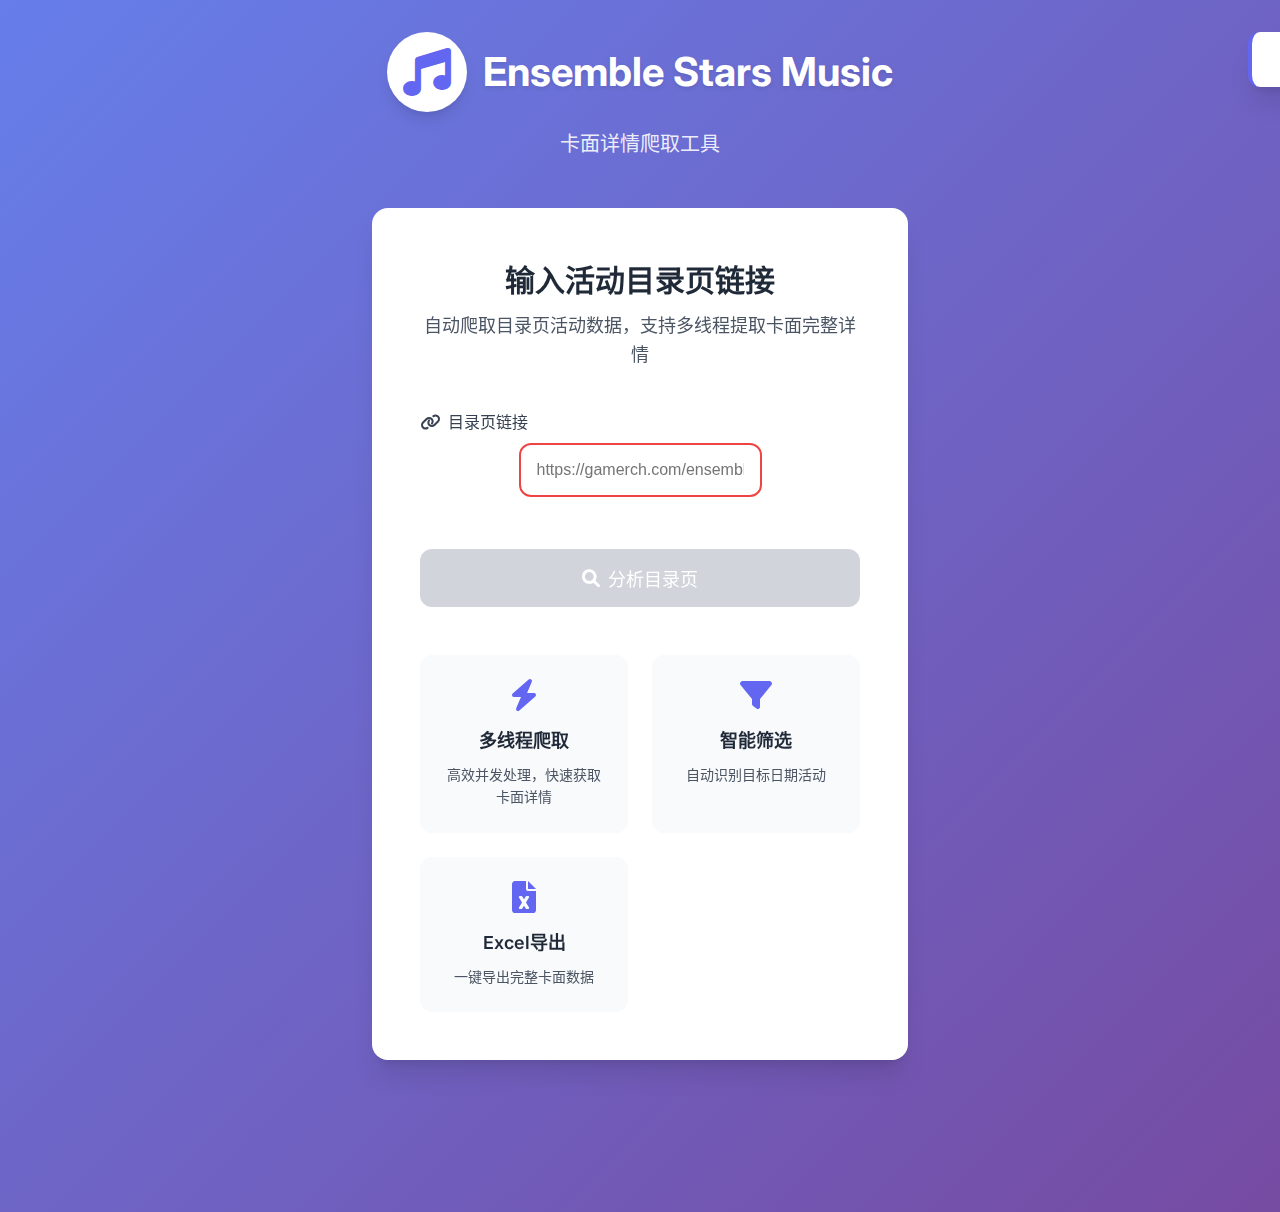
<file: index.html>
<!DOCTYPE html>
<html lang="zh-CN">
<head>
    <meta charset="UTF-8">
    <meta name="viewport" content="width=device-width, initial-scale=1.0">
    <title>Ensemble Stars Music 卡面爬取工具</title>
    <link rel="stylesheet" href="styles.css">
    <link href="https://fonts.googleapis.com/css2?family=Inter:wght@300;400;500;600;700&display=swap" rel="stylesheet">
    <link rel="stylesheet" href="https://cdnjs.cloudflare.com/ajax/libs/font-awesome/6.0.0/css/all.min.css">
</head>
<body>
    <!-- 启动页 -->
    <div id="startPage" class="page active">
        <div class="container">
            <header class="header">
                <div class="logo">
                    <i class="fas fa-music"></i>
                    <h1>Ensemble Stars Music</h1>
                </div>
                <p class="subtitle">卡面详情爬取工具</p>
            </header>
            
            <main class="main-content">
                <div class="intro-section">
                    <h2 class="intro-title">输入活动目录页链接</h2>
                    <p class="intro-description">
                        自动爬取目录页活动数据，支持多线程提取卡面完整详情
                    </p>
                </div>
                
                <div class="input-section">
                    <div class="input-group">
                        <label for="urlInput" class="input-label">
                            <i class="fas fa-link"></i>
                            目录页链接
                        </label>
                        <input 
                            type="url" 
                            id="urlInput" 
                            class="url-input"
                            placeholder="https://gamerch.com/ensemble-star-music/895943"
                            required
                        >
                        <div class="input-feedback" id="inputFeedback"></div>
                    </div>
                    
                    <button id="analyzeBtn" class="analyze-btn" disabled>
                        <i class="fas fa-search"></i>
                        <span>分析目录页</span>
                        <div class="loading-spinner"></div>
                    </button>
                </div>
                
                <div class="features">
                    <div class="feature-card">
                        <i class="fas fa-bolt"></i>
                        <h3>多线程爬取</h3>
                        <p>高效并发处理，快速获取卡面详情</p>
                    </div>
                    <div class="feature-card">
                        <i class="fas fa-filter"></i>
                        <h3>智能筛选</h3>
                        <p>自动识别目标日期活动</p>
                    </div>
                    <div class="feature-card">
                        <i class="fas fa-file-excel"></i>
                        <h3>Excel导出</h3>
                        <p>一键导出完整卡面数据</p>
                    </div>
                </div>
            </main>
        </div>
    </div>

    <!-- 活动页 -->
    <div id="eventPage" class="page">
        <div class="container">
            <header class="page-header">
                <button id="backBtn" class="back-btn">
                    <i class="fas fa-arrow-left"></i>
                    返回
                </button>
                <h1>活动选择</h1>
                <div class="header-actions">
                    <button id="selectAllBtn" class="action-btn">
                        <i class="fas fa-check-double"></i>
                        全选
                    </button>
                    <button id="clearAllBtn" class="action-btn">
                        <i class="fas fa-times"></i>
                        清空
                    </button>
                </div>
            </header>
            
            <main class="event-main">
                <div class="content-layout">
                    <!-- 左侧活动列表 -->
                    <aside class="event-sidebar">
                        <div class="sidebar-header">
                            <h3>
                                <i class="fas fa-calendar-alt"></i>
                                活动列表
                            </h3>
                            <span class="event-count" id="eventCount">0 个活动</span>
                        </div>
                        
                        <div class="search-box">
                            <i class="fas fa-search"></i>
                            <input type="text" id="eventSearch" placeholder="搜索活动...">
                        </div>
                        
                        <div class="event-list" id="eventList">
                            <!-- 活动项目将通过JavaScript动态生成 -->
                        </div>
                    </aside>
                    
                    <!-- 右侧预览区域 -->
                    <section class="preview-section">
                        <div class="preview-header">
                            <h3>
                                <i class="fas fa-eye"></i>
                                活动预览
                            </h3>
                            <span class="selected-count" id="selectedCount">已选择 0 个活动</span>
                        </div>
                        
                        <div class="preview-content" id="previewContent">
                            <div class="empty-state">
                                <i class="fas fa-mouse-pointer"></i>
                                <p>点击左侧活动查看详情</p>
                            </div>
                        </div>
                    </section>
                </div>
                
                <!-- 底部操作区域 -->
                <div class="bottom-actions">
                    <div class="action-summary">
                        <span id="actionSummary">请选择要爬取的活动</span>
                    </div>
                    <button id="startCrawlBtn" class="crawl-btn" disabled>
                        <i class="fas fa-download"></i>
                        <span>开始爬取</span>
                        <div class="loading-spinner"></div>
                    </button>
                </div>
                
                <!-- 进度显示区域 -->
                <div class="progress-section" id="progressSection" style="display: none;">
                    <div class="progress-header">
                        <h3>
                            <i class="fas fa-cog fa-spin"></i>
                            爬取进度
                        </h3>
                        <button id="cancelCrawlBtn" class="cancel-btn">
                            <i class="fas fa-stop"></i>
                            取消
                        </button>
                    </div>
                    
                    <div class="progress-content">
                        <div class="progress-bar-container">
                            <div class="progress-bar">
                                <div class="progress-fill" id="progressFill"></div>
                            </div>
                            <span class="progress-text" id="progressText">0%</span>
                        </div>
                        
                        <div class="progress-details">
                            <div class="detail-item">
                                <span class="label">当前任务:</span>
                                <span class="value" id="currentTask">准备中...</span>
                            </div>
                            <div class="detail-item">
                                <span class="label">已完成:</span>
                                <span class="value" id="completedCount">0</span>
                            </div>
                            <div class="detail-item">
                                <span class="label">总数:</span>
                                <span class="value" id="totalCount">0</span>
                            </div>
                            <div class="detail-item">
                                <span class="label">预计剩余:</span>
                                <span class="value" id="estimatedTime">计算中...</span>
                            </div>
                        </div>
                        
                        <div class="log-section">
                            <h4>处理日志</h4>
                            <div class="log-container" id="logContainer">
                                <!-- 日志信息将动态添加 -->
                            </div>
                        </div>
                    </div>
                </div>
            </main>
        </div>
    </div>

    <!-- 加载遮罩 -->
    <div id="loadingOverlay" class="loading-overlay">
        <div class="loading-content">
            <div class="loading-spinner large"></div>
            <p id="loadingText">正在分析目录页...</p>
        </div>
    </div>

    <!-- 通知组件 -->
    <div id="notification" class="notification">
        <div class="notification-content">
            <i class="notification-icon"></i>
            <span class="notification-message"></span>
            <button class="notification-close">
                <i class="fas fa-times"></i>
            </button>
        </div>
    </div>

    <script src="script.js"></script>
</body>
</html>
</file>
<file: styles.css>
/* 全局样式重置 */
* {
    margin: 0;
    padding: 0;
    box-sizing: border-box;
}

/* CSS变量定义 */
:root {
    /* 主色调 */
    --primary-color: #6366f1;
    --primary-hover: #5855eb;
    --primary-light: #e0e7ff;
    
    /* 辅助色 */
    --secondary-color: #f59e0b;
    --success-color: #10b981;
    --warning-color: #f59e0b;
    --error-color: #ef4444;
    
    /* 中性色 */
    --gray-50: #f9fafb;
    --gray-100: #f3f4f6;
    --gray-200: #e5e7eb;
    --gray-300: #d1d5db;
    --gray-400: #9ca3af;
    --gray-500: #6b7280;
    --gray-600: #4b5563;
    --gray-700: #374151;
    --gray-800: #1f2937;
    --gray-900: #111827;
    
    /* 背景色 */
    --bg-primary: #ffffff;
    --bg-secondary: #f8fafc;
    --bg-tertiary: #f1f5f9;
    
    /* 阴影 */
    --shadow-sm: 0 1px 2px 0 rgb(0 0 0 / 0.05);
    --shadow-md: 0 4px 6px -1px rgb(0 0 0 / 0.1), 0 2px 4px -2px rgb(0 0 0 / 0.1);
    --shadow-lg: 0 10px 15px -3px rgb(0 0 0 / 0.1), 0 4px 6px -4px rgb(0 0 0 / 0.1);
    --shadow-xl: 0 20px 25px -5px rgb(0 0 0 / 0.1), 0 8px 10px -6px rgb(0 0 0 / 0.1);
    
    /* 边框半径 */
    --radius-sm: 0.375rem;
    --radius-md: 0.5rem;
    --radius-lg: 0.75rem;
    --radius-xl: 1rem;
    
    /* 过渡动画 */
    --transition-fast: 0.15s ease-in-out;
    --transition-normal: 0.3s ease-in-out;
    --transition-slow: 0.5s ease-in-out;
}

/* 基础样式 */
body {
    font-family: 'Inter', -apple-system, BlinkMacSystemFont, 'Segoe UI', Roboto, sans-serif;
    line-height: 1.6;
    color: var(--gray-800);
    background: linear-gradient(135deg, #667eea 0%, #764ba2 100%);
    min-height: 100vh;
    overflow-x: hidden;
}

/* 页面容器 */
.page {
    display: none;
    min-height: 100vh;
    animation: fadeIn var(--transition-normal);
}

.page.active {
    display: block;
}

.container {
    max-width: 1200px;
    margin: 0 auto;
    padding: 2rem;
}

/* 启动页样式 */
#startPage {
    display: flex;
    align-items: center;
    justify-content: center;
}

#startPage .container {
    max-width: 600px;
    text-align: center;
}

/* 头部样式 */
.header {
    margin-bottom: 3rem;
}

.logo {
    display: flex;
    align-items: center;
    justify-content: center;
    gap: 1rem;
    margin-bottom: 1rem;
}

.logo i {
    font-size: 3rem;
    color: var(--primary-color);
    background: var(--bg-primary);
    padding: 1rem;
    border-radius: 50%;
    box-shadow: var(--shadow-lg);
}

.logo h1 {
    font-size: 2.5rem;
    font-weight: 700;
    color: var(--bg-primary);
    text-shadow: 0 2px 4px rgba(0, 0, 0, 0.1);
}

.subtitle {
    font-size: 1.25rem;
    color: rgba(255, 255, 255, 0.9);
    font-weight: 300;
}

/* 主要内容区域 */
.main-content {
    background: var(--bg-primary);
    border-radius: var(--radius-xl);
    padding: 3rem;
    box-shadow: var(--shadow-xl);
    backdrop-filter: blur(10px);
    margin-bottom: 120px; /* 为底部固定区域留出空间 */
}

.intro-section {
    margin-bottom: 2.5rem;
}

.intro-title {
    font-size: 1.875rem;
    font-weight: 600;
    color: var(--gray-800);
    margin-bottom: 0.5rem;
}

.intro-description {
    color: var(--gray-600);
    font-size: 1.125rem;
}

/* 输入区域 */
.input-section {
    margin-bottom: 3rem;
}

.input-group {
    margin-bottom: 1.5rem;
}

.input-label {
    display: flex;
    align-items: center;
    gap: 0.5rem;
    font-weight: 500;
    color: var(--gray-700);
    margin-bottom: 0.5rem;
}

.input-wrapper {
    position: relative;
    display: flex;
    align-items: center;
    gap: 0.5rem;
}

.url-input {
    flex: 1;
    padding: 1rem;
    border: 2px solid var(--gray-200);
    border-radius: var(--radius-lg);
    font-size: 1rem;
    transition: all var(--transition-fast);
    background: var(--bg-primary);
}

.use-default-btn {
    display: flex;
    align-items: center;
    gap: 0.375rem;
    padding: 0.75rem 1rem;
    background: var(--gray-100);
    color: var(--gray-600);
    border: 2px solid var(--gray-200);
    border-radius: var(--radius-lg);
    font-size: 0.875rem;
    font-weight: 500;
    cursor: pointer;
    transition: all var(--transition-fast);
    white-space: nowrap;
}

.use-default-btn:hover {
    background: var(--gray-200);
    color: var(--gray-700);
    border-color: var(--gray-300);
    transform: translateY(-1px);
}

.use-default-btn:active {
    transform: translateY(0);
}

.use-default-btn i {
    font-size: 0.875rem;
}

.url-input:focus {
    outline: none;
    border-color: var(--primary-color);
    box-shadow: 0 0 0 3px var(--primary-light);
}

.url-input:invalid {
    border-color: var(--error-color);
}

.input-feedback {
    margin-top: 0.5rem;
    font-size: 0.875rem;
    min-height: 1.25rem;
}

.input-feedback.error {
    color: var(--error-color);
}

.input-feedback.success {
    color: var(--success-color);
}

/* 按钮样式 */
.analyze-btn, .crawl-btn {
    display: flex;
    align-items: center;
    justify-content: center;
    gap: 0.5rem;
    width: 100%;
    padding: 1rem 2rem;
    background: var(--primary-color);
    color: white;
    border: none;
    border-radius: var(--radius-lg);
    font-size: 1.125rem;
    font-weight: 500;
    cursor: pointer;
    transition: all var(--transition-fast);
    position: relative;
    overflow: hidden;
}

.analyze-btn:hover:not(:disabled), .crawl-btn:hover:not(:disabled) {
    background: var(--primary-hover);
    transform: translateY(-2px);
    box-shadow: var(--shadow-lg);
}

.analyze-btn:disabled, .crawl-btn:disabled {
    background: var(--gray-300);
    cursor: not-allowed;
    transform: none;
}

.analyze-btn.loading, .crawl-btn.loading {
    pointer-events: none;
}

.analyze-btn.loading span, .crawl-btn.loading span {
    opacity: 0;
}

/* 特性卡片 */
.features {
    display: grid;
    grid-template-columns: repeat(auto-fit, minmax(180px, 1fr));
    gap: 1.5rem;
    margin-top: 2rem;
}

.feature-card {
    text-align: center;
    padding: 1.5rem;
    background: var(--bg-secondary);
    border-radius: var(--radius-lg);
    transition: transform var(--transition-fast);
}

.feature-card:hover {
    transform: translateY(-4px);
}

.feature-card i {
    font-size: 2rem;
    color: var(--primary-color);
    margin-bottom: 1rem;
}

.feature-card h3 {
    font-size: 1.125rem;
    font-weight: 600;
    margin-bottom: 0.5rem;
    color: var(--gray-800);
}

.feature-card p {
    color: var(--gray-600);
    font-size: 0.875rem;
}

/* 活动页样式 */
#eventPage .container {
    max-width: 1400px;
    padding: 1rem;
    height: 100vh;
    display: flex;
    flex-direction: column;
}

.page-header {
    display: flex;
    align-items: center;
    justify-content: space-between;
    padding: 1.5rem 2rem;
    background: var(--bg-primary);
    border-radius: var(--radius-lg);
    box-shadow: var(--shadow-md);
    margin-bottom: 2rem;
    flex-shrink: 0;
}

.back-btn {
    display: flex;
    align-items: center;
    gap: 0.5rem;
    padding: 0.75rem 1.5rem;
    background: var(--gray-100);
    color: var(--gray-700);
    border: none;
    border-radius: var(--radius-md);
    cursor: pointer;
    transition: all var(--transition-fast);
    font-weight: 500;
}

.back-btn:hover {
    background: var(--gray-200);
}

.page-header h1 {
    font-size: 1.5rem;
    font-weight: 600;
    color: var(--gray-800);
}

.header-actions {
    display: flex;
    gap: 1rem;
}

.action-btn {
    display: flex;
    align-items: center;
    gap: 0.5rem;
    padding: 0.75rem 1.5rem;
    background: var(--primary-color);
    color: white;
    border: none;
    border-radius: var(--radius-md);
    cursor: pointer;
    transition: all var(--transition-fast);
    font-weight: 500;
}

.action-btn:hover {
    background: var(--primary-hover);
}

/* 主要内容布局 */
.event-main {
    background: var(--bg-primary);
    border-radius: var(--radius-lg);
    box-shadow: var(--shadow-lg);
    overflow: hidden;
    flex: 1;
    display: flex;
    flex-direction: column;
    position: relative;
}

.content-layout {
    display: grid;
    grid-template-columns: 400px 1fr;
    flex: 1;
    overflow: hidden;
    margin-bottom: 100px; /* 为固定底部按钮留出空间 */
}

/* 侧边栏 */
.event-sidebar {
    background: var(--bg-secondary);
    border-right: 1px solid var(--gray-200);
    display: flex;
    flex-direction: column;
    height: 100%;
}

.sidebar-header {
    display: flex;
    align-items: center;
    justify-content: space-between;
    padding: 1.5rem;
    border-bottom: 1px solid var(--gray-200);
    flex-shrink: 0;
}

.sidebar-header h3 {
    display: flex;
    align-items: center;
    gap: 0.5rem;
    font-size: 1.125rem;
    font-weight: 600;
    color: var(--gray-800);
}

.event-count {
    font-size: 0.875rem;
    color: var(--primary-color);
    background: var(--primary-light);
    padding: 0.25rem 0.75rem;
    border-radius: var(--radius-sm);
    font-weight: 500;
}

.search-box {
    position: relative;
    padding: 1rem 1.5rem;
    border-bottom: 1px solid var(--gray-200);
    flex-shrink: 0;
}

.search-box i {
    position: absolute;
    left: 2rem;
    top: 50%;
    transform: translateY(-50%);
    color: var(--gray-400);
}

.search-box input {
    width: 100%;
    padding: 0.75rem 0.75rem 0.75rem 2rem;
    border: 1px solid var(--gray-200);
    border-radius: var(--radius-md);
    background: var(--bg-primary);
    transition: border-color var(--transition-fast);
}

.search-box input:focus {
    outline: none;
    border-color: var(--primary-color);
}

/* 下拉刷新指示器 */
.pull-refresh-indicator {
    position: absolute;
    top: -60px;
    left: 0;
    right: 0;
    height: 60px;
    display: flex;
    align-items: center;
    justify-content: center;
    gap: 8px;
    background: var(--bg-secondary);
    color: var(--gray-600);
    font-size: 14px;
    opacity: 0;
    transform: translateY(0);
    transition: all 0.3s ease;
    z-index: 10;
    border-radius: 0 0 8px 8px;
    box-shadow: 0 2px 8px rgba(0, 0, 0, 0.1);
}

.pull-refresh-indicator.ready {
    color: var(--primary-color);
}

.pull-refresh-indicator i {
    font-size: 16px;
    transition: transform 0.3s ease;
}

.pull-refresh-indicator.ready i {
    transform: rotate(180deg);
}

/* 活动列表样式 */
.event-list {
    flex: 1;
    overflow-y: auto;
    padding: 1rem 0;
    position: relative;
    /* 自定义滚动条样式 */
    scrollbar-width: thin;
    scrollbar-color: var(--gray-300) transparent;
}

/* Webkit浏览器滚动条样式 */
.event-list::-webkit-scrollbar {
    width: 6px;
}

.event-list::-webkit-scrollbar-track {
    background: transparent;
}

.event-list::-webkit-scrollbar-thumb {
    background: var(--gray-300);
    border-radius: 3px;
}

.event-list::-webkit-scrollbar-thumb:hover {
    background: var(--gray-400);
}

.event-item {
    display: flex;
    align-items: center;
    gap: 1rem;
    padding: 1rem 1.5rem;
    cursor: pointer;
    transition: all var(--transition-fast);
    border-left: 3px solid transparent;
}

.event-item:hover {
    background: var(--gray-100);
}

.event-item.selected {
    background: var(--primary-light);
    border-left-color: var(--primary-color);
}

.event-item.active {
    background: var(--primary-color);
    color: white;
}

.event-checkbox {
    display: flex;
    align-items: center;
    justify-content: center;
    width: 1.25rem;
    height: 1.25rem;
    position: relative;
    cursor: pointer;
}

/* 隐藏原生checkbox */
.event-checkbox input[type="checkbox"] {
    position: absolute;
    opacity: 0;
    width: 100%;
    height: 100%;
    margin: 0;
    cursor: pointer;
}

/* 自定义checkbox样式 */
.event-checkbox label {
    display: block;
    width: 1.25rem;
    height: 1.25rem;
    border: 2px solid var(--gray-300);
    border-radius: var(--radius-sm);
    position: relative;
    cursor: pointer;
    transition: all var(--transition-fast);
    background: white;
}

/* 选中状态 */
.event-checkbox input[type="checkbox"]:checked + label {
    background: var(--primary-color);
    border-color: var(--primary-color);
}

/* 选中状态的勾号 */
.event-checkbox input[type="checkbox"]:checked + label::after {
    content: '✓';
    position: absolute;
    top: 50%;
    left: 50%;
    transform: translate(-50%, -50%);
    color: white;
    font-size: 0.75rem;
    font-weight: bold;
}

/* 悬停效果 */
.event-checkbox:hover label {
    border-color: var(--primary-color);
}

/* 保持向后兼容的旧样式 */
.event-checkbox.checked {
    background: var(--primary-color);
    border-color: var(--primary-color);
}

.event-checkbox.checked::after {
    content: '✓';
    position: absolute;
    top: 50%;
    left: 50%;
    transform: translate(-50%, -50%);
    color: white;
    font-size: 0.75rem;
    font-weight: bold;
}

.event-info {
    flex: 1;
}

.event-title {
    font-weight: 500;
    color: var(--gray-800);
    margin-bottom: 0.25rem;
}

.event-date {
    font-size: 0.875rem;
    color: var(--gray-500);
}

/* 预览区域 */
.preview-section {
    padding: 1.5rem;
    display: flex;
    flex-direction: column;
    height: 100%;
    overflow: hidden;
}

.preview-header {
    display: flex;
    align-items: center;
    justify-content: space-between;
    margin-bottom: 1.5rem;
    padding-bottom: 1rem;
    border-bottom: 1px solid var(--gray-200);
    flex-shrink: 0;
}

.preview-header h3 {
    display: flex;
    align-items: center;
    gap: 0.5rem;
    font-size: 1.125rem;
    font-weight: 600;
    color: var(--gray-800);
}

.selected-count {
    font-size: 0.875rem;
    color: var(--primary-color);
    background: var(--primary-light);
    padding: 0.25rem 0.75rem;
    border-radius: var(--radius-sm);
    font-weight: 500;
}

.preview-content {
    flex: 1;
    display: flex;
    align-items: center;
    justify-content: center;
    overflow-y: auto;
    /* 自定义滚动条样式 */
    scrollbar-width: thin;
    scrollbar-color: var(--gray-300) transparent;
}

/* Webkit浏览器滚动条样式 */
.preview-content::-webkit-scrollbar {
    width: 6px;
}

.preview-content::-webkit-scrollbar-track {
    background: transparent;
}

.preview-content::-webkit-scrollbar-thumb {
    background: var(--gray-300);
    border-radius: 3px;
}

.preview-content::-webkit-scrollbar-thumb:hover {
    background: var(--gray-400);
}

.empty-state {
    text-align: center;
    color: var(--gray-400);
}

.empty-state i {
    font-size: 3rem;
    margin-bottom: 1rem;
}

.empty-state p {
    font-size: 1.125rem;
}

/* 底部操作区域 */
.bottom-actions {
    position: fixed;
    bottom: 0;
    left: 0;
    right: 0;
    background: var(--bg-primary);
    border-top: 1px solid var(--gray-200);
    box-shadow: 0 -4px 6px -1px rgb(0 0 0 / 0.1);
    z-index: 1000;
    backdrop-filter: blur(10px);
    max-height: 60vh;
    overflow-y: auto;
}

/* 默认状态布局 */
.action-default {
    display: flex;
    align-items: center;
    justify-content: space-between;
    padding: 1.5rem 2rem;
}

.action-summary {
    color: var(--gray-600);
    font-weight: 500;
}

.crawl-btn {
    width: auto;
    min-width: 150px;
}

/* 进度区域 */
.progress-section {
    background: var(--bg-primary);
    overflow: hidden;
    width: 100%;
}

/* 当进度区域在底部时，移除边距和圆角 */
.bottom-actions .progress-section {
    border-radius: 0;
    box-shadow: none;
    margin-top: 0;
}

.progress-header {
    display: flex;
    align-items: center;
    justify-content: space-between;
    padding: 1.5rem 2rem;
    background: var(--bg-secondary);
    border-bottom: 1px solid var(--gray-200);
}

.progress-header h3 {
    display: flex;
    align-items: center;
    gap: 0.5rem;
    font-size: 1.125rem;
    font-weight: 600;
    color: var(--gray-800);
}

.progress-actions {
    display: flex;
    align-items: center;
    gap: 0.75rem;
}

.download-progress-btn {
    padding: 0.5rem 1rem;
    background: var(--primary-color);
    color: white;
    border: none;
    border-radius: var(--radius-md);
    cursor: pointer;
    transition: all var(--transition-fast);
    align-items: center;
    gap: 0.5rem;
    font-size: 0.875rem;
    font-weight: 500;
}

.download-progress-btn:hover {
    background: var(--primary-dark);
    transform: translateY(-1px);
}

.download-progress-btn:active {
    transform: translateY(0);
}

.download-progress-btn.pulse {
    animation: pulse 2s infinite;
}

.download-progress-btn:disabled {
    opacity: 0.6;
    cursor: not-allowed;
}

.cancel-btn {
    padding: 0.5rem 1rem;
    background: var(--error-color);
    color: white;
    border: none;
    border-radius: var(--radius-md);
    cursor: pointer;
    transition: all var(--transition-fast);
}

.cancel-btn:hover {
    background: #dc2626;
}

.progress-content {
    padding: 2rem;
}

.progress-bar-container {
    display: flex;
    align-items: center;
    gap: 1rem;
    margin-bottom: 2rem;
}

.progress-bar {
    flex: 1;
    height: 0.75rem;
    background: var(--gray-200);
    border-radius: var(--radius-sm);
    overflow: hidden;
}

.progress-fill {
    height: 100%;
    background: linear-gradient(90deg, var(--primary-color), var(--secondary-color));
    border-radius: var(--radius-sm);
    transition: width var(--transition-normal);
    width: 0%;
}

.progress-text {
    font-weight: 600;
    color: var(--gray-700);
    min-width: 3rem;
}

.progress-details {
    display: grid;
    grid-template-columns: repeat(auto-fit, minmax(200px, 1fr));
    gap: 1rem;
    margin-bottom: 2rem;
}

.detail-item {
    display: flex;
    justify-content: space-between;
    padding: 1rem;
    background: var(--bg-secondary);
    border-radius: var(--radius-md);
}

.detail-item .label {
    color: var(--gray-600);
    font-weight: 500;
}

.detail-item .value {
    color: var(--gray-800);
    font-weight: 600;
}

.log-section h4 {
    margin-bottom: 1rem;
    color: var(--gray-800);
    font-weight: 600;
}

.log-container {
    max-height: 300px;
    overflow-y: auto;
    background: var(--gray-900);
    color: var(--gray-100);
    padding: 1rem;
    border-radius: var(--radius-md);
    font-family: 'Courier New', monospace;
    font-size: 0.875rem;
    line-height: 1.4;
}

.log-entry {
    margin-bottom: 0.5rem;
    padding: 0.25rem 0;
}

.log-entry.info {
    color: var(--gray-300);
}

.log-entry.success {
    color: var(--success-color);
}

.log-entry.warning {
    color: var(--warning-color);
}

.log-entry.error {
    color: var(--error-color);
}

/* 加载遮罩 */
.loading-overlay {
    position: fixed;
    top: 0;
    left: 0;
    right: 0;
    bottom: 0;
    background: rgba(0, 0, 0, 0.5);
    display: none;
    align-items: center;
    justify-content: center;
    z-index: 1000;
    backdrop-filter: blur(4px);
}

.loading-overlay.active {
    display: flex;
}

.loading-content {
    background: var(--bg-primary);
    padding: 3rem;
    border-radius: var(--radius-xl);
    text-align: center;
    box-shadow: var(--shadow-xl);
}

.loading-content p {
    margin-top: 1rem;
    color: var(--gray-600);
    font-weight: 500;
}

/* 加载动画 */
.loading-spinner {
    width: 1.5rem;
    height: 1.5rem;
    border: 2px solid transparent;
    border-top: 2px solid currentColor;
    border-radius: 50%;
    animation: spin 1s linear infinite;
    display: none;
}

.loading-spinner.large {
    width: 3rem;
    height: 3rem;
    border-width: 3px;
    display: block;
}

.analyze-btn.loading .loading-spinner,
.crawl-btn.loading .loading-spinner {
    display: block;
    position: absolute;
    top: 50%;
    left: 50%;
    transform: translate(-50%, -50%);
}

/* 通知组件 */
.notification {
    position: fixed;
    top: 2rem;
    right: 2rem;
    background: var(--bg-primary);
    border-radius: var(--radius-lg);
    box-shadow: var(--shadow-xl);
    padding: 1rem 1.5rem;
    max-width: 400px;
    transform: translateX(100%);
    transition: transform var(--transition-normal);
    z-index: 1001;
    border-left: 4px solid var(--primary-color);
}

.notification.show {
    transform: translateX(0);
}

.notification.success {
    border-left-color: var(--success-color);
}

.notification.warning {
    border-left-color: var(--warning-color);
}

.notification.error {
    border-left-color: var(--error-color);
}

.notification-content {
    display: flex;
    align-items: center;
    gap: 1rem;
}

.notification-icon {
    font-size: 1.25rem;
}

.notification.success .notification-icon::before {
    content: '✓';
    color: var(--success-color);
}

.notification.warning .notification-icon::before {
    content: '⚠';
    color: var(--warning-color);
}

.notification.error .notification-icon::before {
    content: '✕';
    color: var(--error-color);
}

.notification-message {
    flex: 1;
    color: var(--gray-800);
    font-weight: 500;
}

.notification-close {
    background: none;
    border: none;
    color: var(--gray-400);
    cursor: pointer;
    padding: 0.25rem;
    border-radius: var(--radius-sm);
    transition: color var(--transition-fast);
}

.notification-close:hover {
    color: var(--gray-600);
}

/* 活动列表页面特定样式 */
#eventsPage .event-sidebar {
    position: relative;
    overflow: hidden;
}

#eventsPage .event-list {
    padding: 0;
    margin: 0;
}

#eventsPage .event-item {
    display: flex;
    align-items: center;
    padding: 12px 16px;
    border-bottom: 1px solid var(--border-color);
    transition: all 0.2s ease;
    cursor: pointer;
}

#eventsPage .event-item:hover {
    background: var(--bg-secondary);
}

#eventsPage .event-item:last-child {
    border-bottom: none;
}

#eventsPage .event-checkbox {
    margin-right: 12px;
}

#eventsPage .event-content {
    flex: 1;
    min-width: 0;
}

#eventsPage .event-header {
    display: flex;
    justify-content: space-between;
    align-items: flex-start;
    margin-bottom: 4px;
}

#eventsPage .event-title {
    font-size: 14px;
    font-weight: 500;
    color: var(--text-primary);
    margin: 0;
    line-height: 1.4;
    overflow: hidden;
    text-overflow: ellipsis;
    white-space: nowrap;
}

#eventsPage .event-date {
    font-size: 12px;
    color: var(--text-secondary);
    white-space: nowrap;
    margin-left: 8px;
}

#eventsPage .event-details {
    display: flex;
    gap: 8px;
    font-size: 12px;
    color: var(--text-secondary);
}

#eventsPage .event-type {
    background: var(--primary-color);
    color: white;
    padding: 2px 6px;
    border-radius: 4px;
    font-size: 11px;
}

#eventsPage .event-cards {
    color: var(--text-secondary);
}

#eventsPage .event-preview-btn {
    background: none;
    border: none;
    color: var(--text-secondary);
    padding: 8px;
    border-radius: 4px;
    cursor: pointer;
    transition: all 0.2s ease;
    margin-left: 8px;
}

#eventsPage .event-preview-btn:hover {
    background: var(--bg-secondary);
    color: var(--primary-color);
}

/* 预览区域样式 */
#eventsPage .preview-event {
    padding: 20px;
}

#eventsPage .preview-header-info {
    margin-bottom: 16px;
    padding-bottom: 16px;
    border-bottom: 1px solid var(--border-color);
}

#eventsPage .preview-header-info h3 {
    margin: 0 0 8px 0;
    color: var(--text-primary);
    font-size: 18px;
}

#eventsPage .preview-date {
    color: var(--text-secondary);
    font-size: 14px;
}

#eventsPage .preview-details {
    margin-bottom: 20px;
}

#eventsPage .detail-row {
    display: flex;
    justify-content: space-between;
    padding: 8px 0;
    border-bottom: 1px solid var(--border-light);
}

#eventsPage .detail-row:last-child {
    border-bottom: none;
}

#eventsPage .detail-row .label {
    font-weight: 500;
    color: var(--text-secondary);
}

#eventsPage .detail-row .value {
    color: var(--text-primary);
    text-align: right;
    max-width: 60%;
    overflow: hidden;
    text-overflow: ellipsis;
    white-space: nowrap;
}

#eventsPage .preview-cards {
    margin-top: 20px;
}

#eventsPage .preview-cards h4 {
    margin: 0 0 12px 0;
    color: var(--text-primary);
    font-size: 16px;
}

#eventsPage .cards-grid {
    display: grid;
    grid-template-columns: repeat(auto-fill, minmax(120px, 1fr));
    gap: 8px;
}

#eventsPage .card-item {
    background: var(--bg-secondary);
    padding: 8px;
    border-radius: 6px;
    text-align: center;
    font-size: 12px;
    color: var(--text-secondary);
    border: 1px solid var(--border-color);
}

#eventsPage .card-item.more {
    background: var(--primary-color);
    color: white;
    font-weight: 500;
}

/* 动画定义 */
@keyframes fadeIn {
    from {
        opacity: 0;
        transform: translateY(20px);
    }
    to {
        opacity: 1;
        transform: translateY(0);
    }
}

@keyframes spin {
    to {
        transform: rotate(360deg);
    }
}

@keyframes pulse {
    0%, 100% {
        opacity: 1;
    }
    50% {
        opacity: 0.5;
    }
}

/* 响应式设计 */
@media (max-width: 1024px) {
    .content-layout {
        grid-template-columns: 300px 1fr;
        margin-bottom: 120px; /* 增加底部边距 */
    }
    
    .progress-details {
        grid-template-columns: repeat(auto-fit, minmax(150px, 1fr));
    }
}

@media (max-width: 768px) {
    .container {
        padding: 1rem;
    }
    
    .main-content {
        padding: 2rem;
    }
    
    .page-header {
        flex-direction: column;
        gap: 1rem;
        text-align: center;
    }
    
    .header-actions {
        justify-content: center;
    }
    
    .content-layout {
        grid-template-columns: 1fr;
        grid-template-rows: auto 1fr;
        margin-bottom: 140px; /* 移动端增加更多底部边距 */
    }
    
    .event-sidebar {
        border-right: none;
        border-bottom: 1px solid var(--gray-200);
        max-height: 300px;
        height: auto;
    }
    
    .bottom-actions {
        flex-direction: column;
        gap: 1rem;
        text-align: center;
        padding: 1rem;
    }
    
    .crawl-btn {
        width: 100%;
        min-width: auto;
    }
    
    .features {
        grid-template-columns: 1fr;
    }
    
    .logo {
        flex-direction: column;
    }
    
    .logo h1 {
        font-size: 2rem;
    }
    
    .notification {
        top: 1rem;
        right: 1rem;
        left: 1rem;
        max-width: none;
    }
}

@media (max-width: 480px) {
    .main-content {
        padding: 1.5rem;
    }
    
    .intro-title {
        font-size: 1.5rem;
    }
    
    .logo h1 {
        font-size: 1.75rem;
    }
    
    .progress-details {
        grid-template-columns: 1fr;
    }
}

/* 日志容器样式 */
#logContainer {
    background: var(--bg-primary);
    border: 1px solid var(--gray-200);
    border-radius: var(--radius-md);
    padding: 1rem;
    max-height: 300px;
    overflow-y: auto;
    font-family: 'Courier New', monospace;
    font-size: 0.875rem;
    line-height: 1.4;
    margin-top: 1rem;
    box-shadow: var(--shadow-sm);
}

.log-item {
    padding: 0.25rem 0;
    border-bottom: 1px solid var(--gray-100);
    display: flex;
    gap: 0.5rem;
    word-wrap: break-word;
}

.log-item:last-child {
    border-bottom: none;
}

.log-item.info {
    color: var(--gray-700);
}

.log-item.debug {
    color: var(--primary-color);
    background-color: var(--primary-light);
    padding: 0.25rem 0.5rem;
    border-radius: var(--radius-sm);
    margin: 0.125rem 0;
}

.log-item.warning {
    color: var(--warning-color);
}

.log-item.error {
    color: var(--error-color);
    background-color: #fef2f2;
    padding: 0.25rem 0.5rem;
    border-radius: var(--radius-sm);
    margin: 0.125rem 0;
}

.log-item.success {
    color: var(--success-color);
}

.log-time {
    color: var(--gray-500);
    font-size: 0.75rem;
    min-width: 80px;
    flex-shrink: 0;
}

.log-message {
    flex: 1;
    word-break: break-word;
}

/* 日志容器滚动条样式 */
#logContainer::-webkit-scrollbar {
    width: 6px;
}

#logContainer::-webkit-scrollbar-track {
    background: var(--gray-100);
    border-radius: 3px;
}

#logContainer::-webkit-scrollbar-thumb {
    background: var(--gray-400);
    border-radius: 3px;
}

#logContainer::-webkit-scrollbar-thumb:hover {
    background: var(--gray-500);
}

/* 打印样式 */
@media print {
    .page:not(.active) {
        display: none;
    }
    
    .loading-overlay,
    .notification {
        display: none !important;
    }
    
    .progress-section {
        break-inside: avoid;
    }
}
</file>
